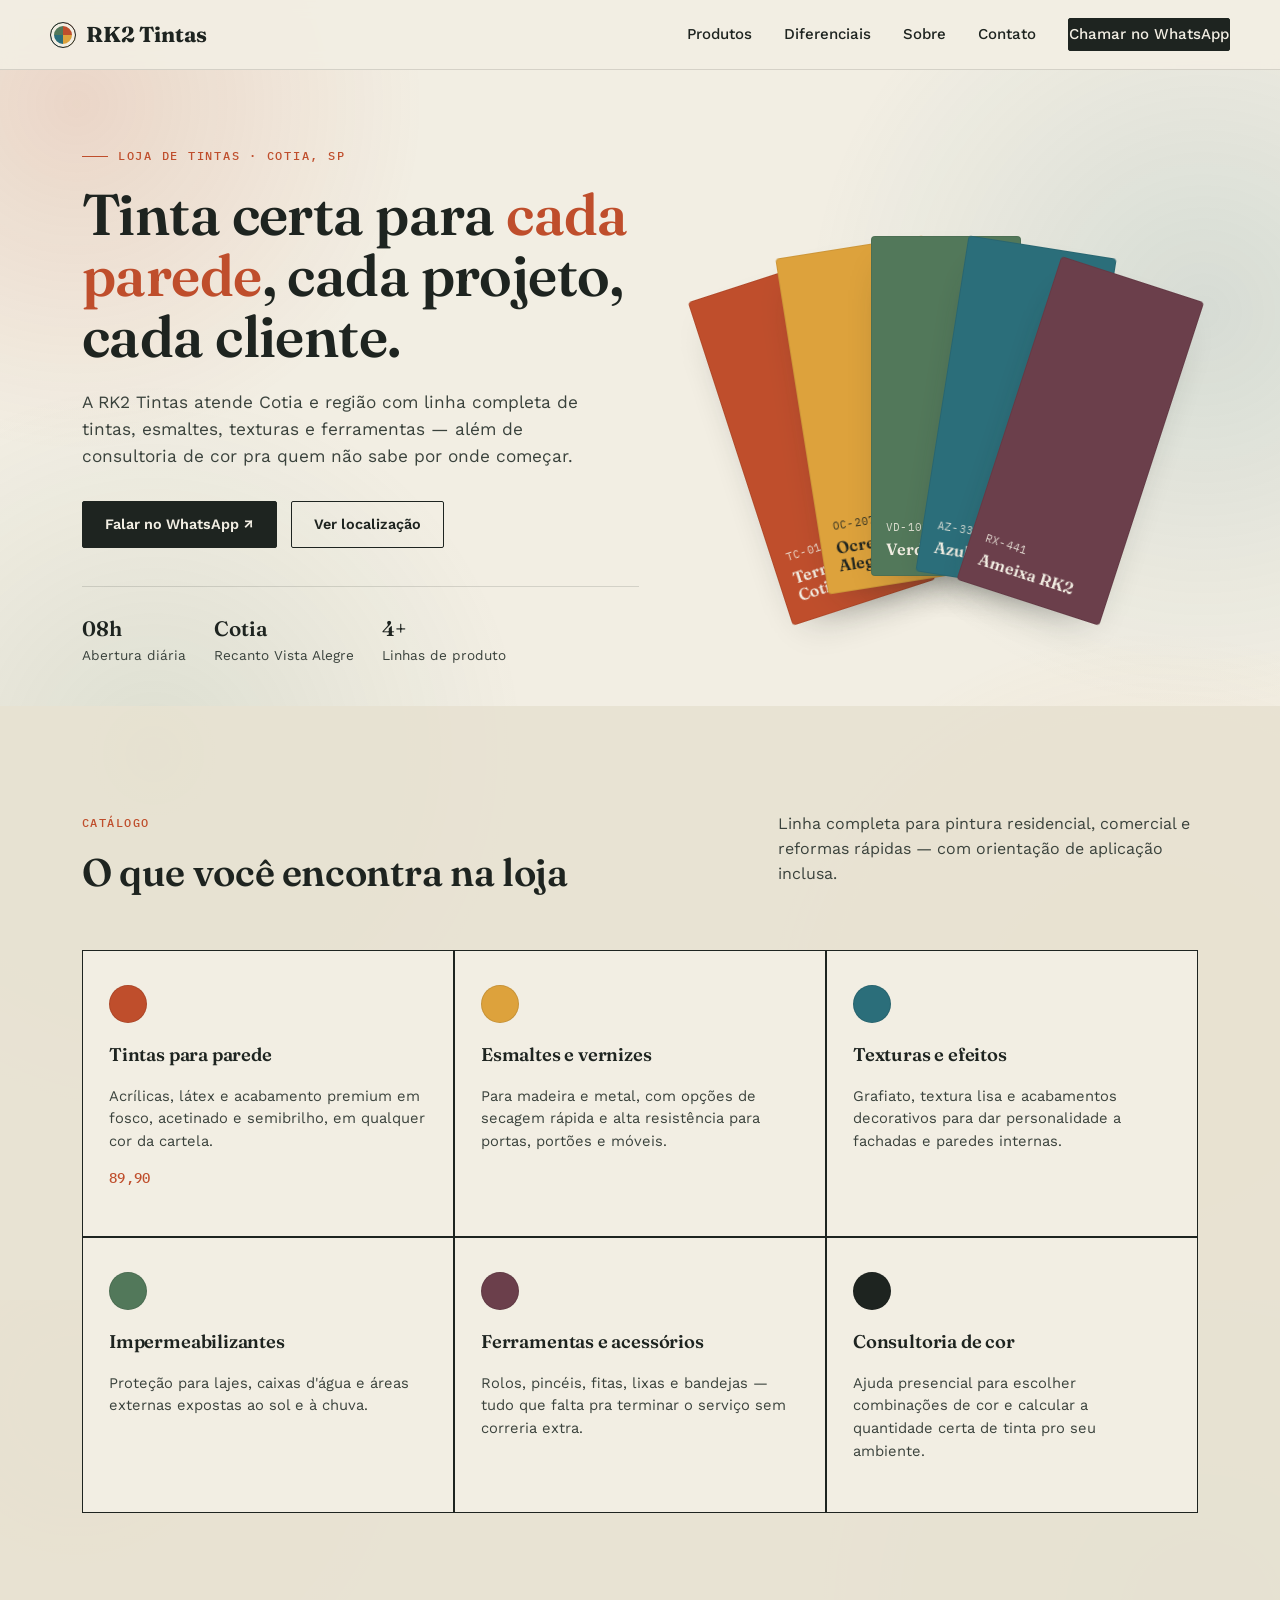
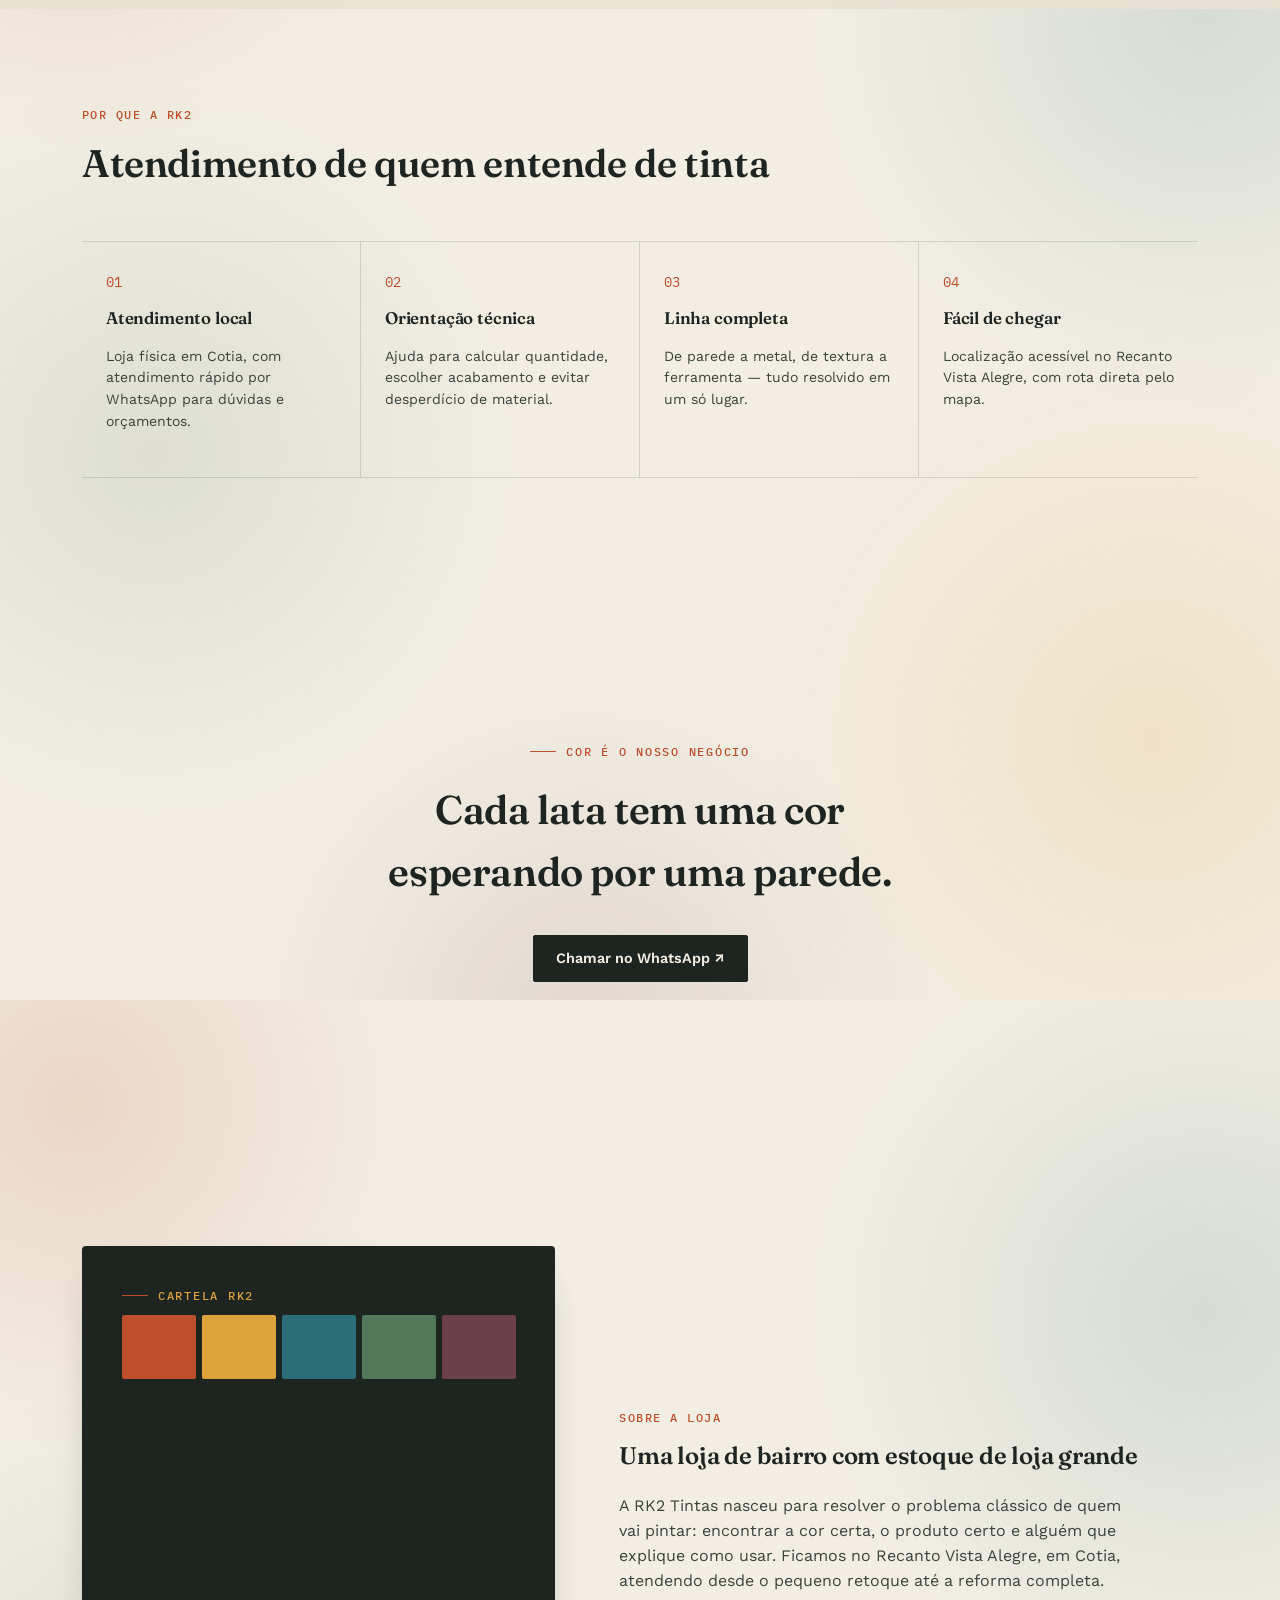
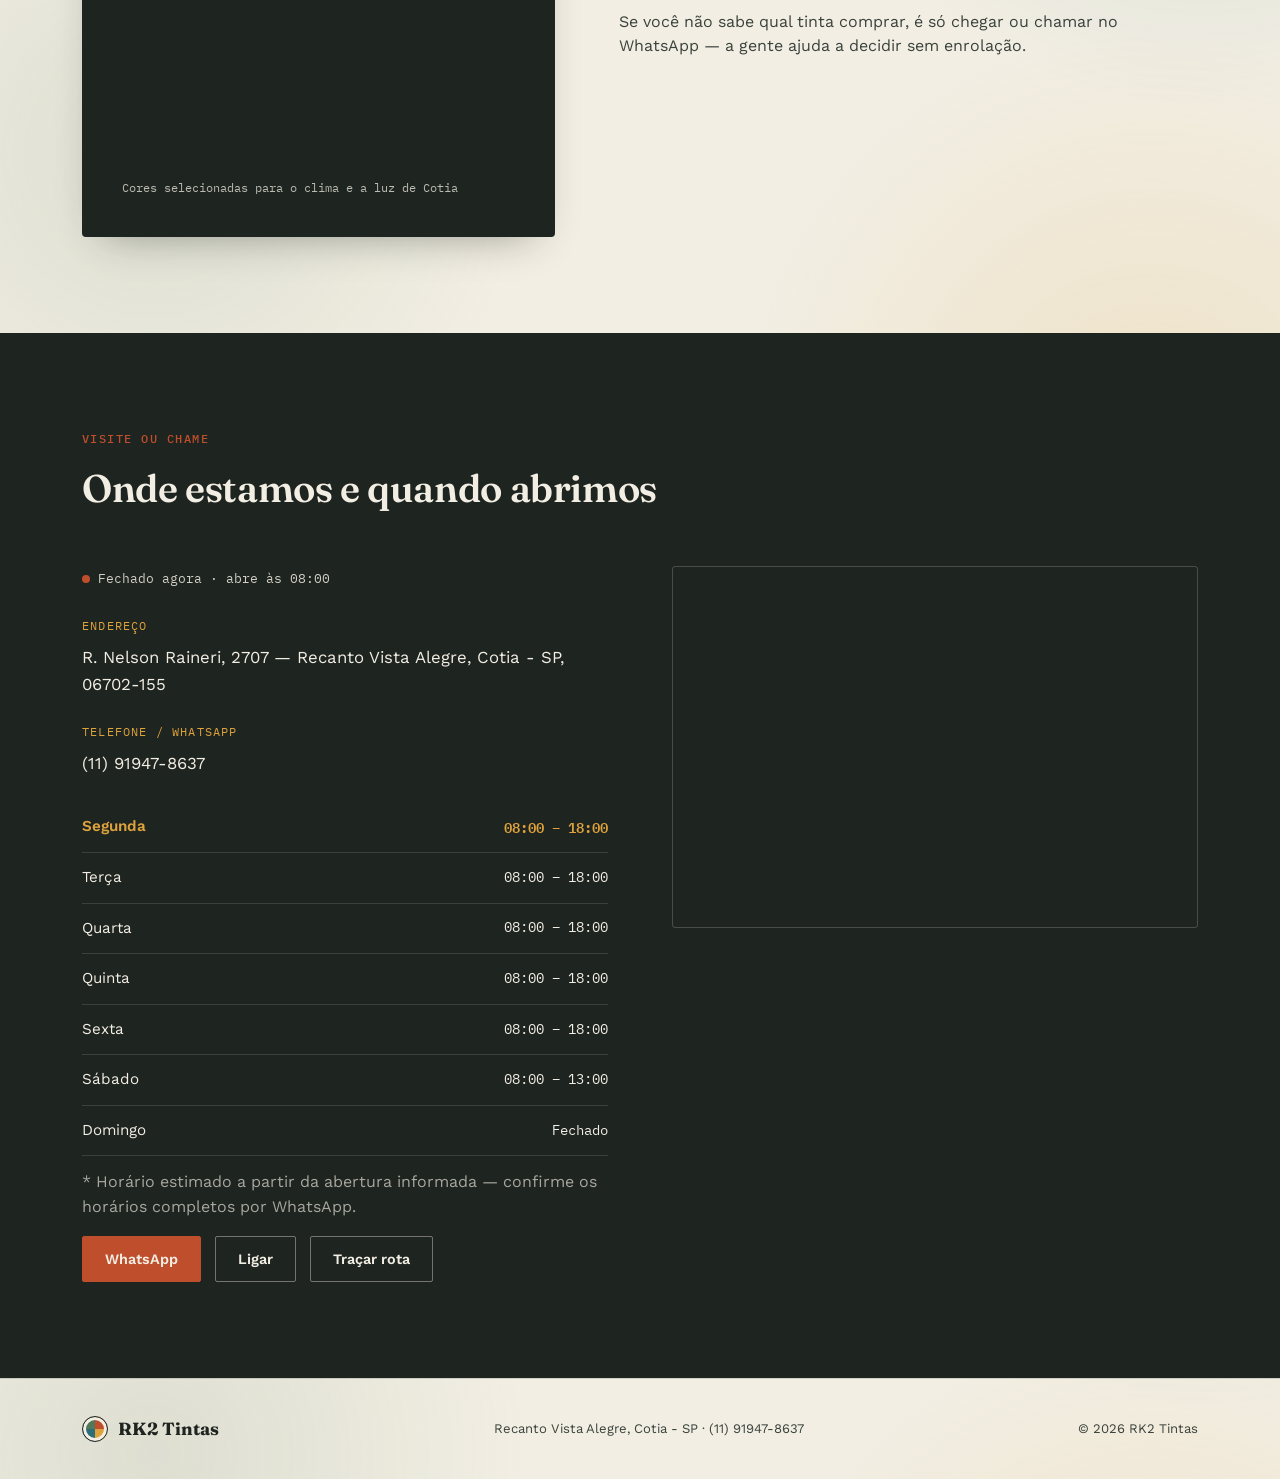
<file: index.html>
<!DOCTYPE html>
<html lang="pt-BR">
<head>
<meta charset="UTF-8">
<meta name="viewport" content="width=device-width, initial-scale=1.0">
<title>RK2 Tintas — Loja de Tintas em Cotia, SP</title>
<meta name="description" content="RK2 Tintas: tintas, esmaltes, texturas e ferramentas para pintura em Cotia, SP. Atendimento rápido, entrega local e consultoria de cor.">
<link rel="preconnect" href="https://fonts.googleapis.com">
<link rel="preconnect" href="https://fonts.gstatic.com" crossorigin>
<link href="https://fonts.googleapis.com/css2?family=Fraunces:opsz,wght@9..144,400;9..144,500;9..144,600;9..144,700;9..144,900&family=Work+Sans:wght@400;500;600;700&family=IBM+Plex+Mono:wght@400;500&display=swap" rel="stylesheet">
<link rel="stylesheet" href="style.css">
</head>
<body>
<div class="scroll-progress" id="scrollProgress" aria-hidden="true"></div>

<header>
  <div class="wrap nav">
    <a href="#top" class="logo"><span class="chip-mark" aria-hidden="true"></span> RK2 Tintas</a>
    <button class="menu-toggle" id="menuToggle" aria-label="Abrir menu" aria-expanded="false">
      <span></span><span></span><span></span>
    </button>
    <nav class="links" id="navLinks">
      <a href="#produtos">Produtos</a>
      <a href="#diferenciais">Diferenciais</a>
      <a href="#sobre">Sobre</a>
      <a href="#contato">Contato</a>
      <a href="https://wa.me/5511919478637" class="cta-btn" target="_blank" rel="noopener">Chamar no WhatsApp</a>
    </nav>
  </div>
</header>

<main id="top">
  <!-- HERO -->
  <section class="hero wrap">
    <div>
      <span class="eyebrow hero-in" style="--d:0s">Loja de tintas · Cotia, SP</span>
      <h1 class="hero-in" style="--d:0.1s">Tinta certa para <em>cada parede</em>, cada projeto, cada cliente.</h1>
      <p class="lead hero-in" style="--d:0.22s">A RK2 Tintas atende Cotia e região com linha completa de tintas, esmaltes, texturas e ferramentas — além de consultoria de cor pra quem não sabe por onde começar.</p>
      <div class="hero-actions hero-in" style="--d:0.34s">
        <a href="https://wa.me/5511919478637" class="cta-btn" target="_blank" rel="noopener">Falar no WhatsApp ↗</a>
        <a href="#contato" class="btn-outline">Ver localização</a>
      </div>
      <div class="hero-meta hero-in" style="--d:0.44s">
        <div><strong>08h</strong>Abertura diária</div>
        <div><strong>Cotia</strong>Recanto Vista Alegre</div>
        <div><strong>4+</strong>Linhas de produto</div>
      </div>
    </div>
    <div class="chip-fan" aria-hidden="true">
      <div class="chip"><span class="code mono">TC-014</span><span class="name">Terracota Cotia</span></div>
      <div class="chip"><span class="code mono">OC-207</span><span class="name">Ocre Vista Alegre</span></div>
      <div class="chip"><span class="code mono">VD-102</span><span class="name">Verde Recanto</span></div>
      <div class="chip"><span class="code mono">AZ-330</span><span class="name">Azul Serra</span></div>
      <div class="chip"><span class="code mono">RX-441</span><span class="name">Ameixa RK2</span></div>
    </div>
  </section>

  <!-- PRODUTOS -->
  <section class="products" id="produtos">
    <div class="wrap">
      <div class="section-head" data-animate>
        <div>
          <span class="section-num">Catálogo</span>
          <h2>O que você encontra na loja</h2>
        </div>
        <p>Linha completa para pintura residencial, comercial e reformas rápidas — com orientação de aplicação inclusa.</p>
      </div>
      <div class="product-grid" id="productGrid"></div>
    </div>
  </section>

  <!-- DIFERENCIAIS -->
  <section id="diferenciais">
    <div class="wrap">
      <div class="section-head" data-animate>
        <div>
          <span class="section-num">Por que a RK2</span>
          <h2>Atendimento de quem entende de tinta</h2>
        </div>
      </div>
      <div class="diff-list">
        <div class="diff-item" data-animate style="--d:0s">
          <span class="num mono">01</span>
          <h3>Atendimento local</h3>
          <p>Loja física em Cotia, com atendimento rápido por WhatsApp para dúvidas e orçamentos.</p>
        </div>
        <div class="diff-item" data-animate style="--d:0.1s">
          <span class="num mono">02</span>
          <h3>Orientação técnica</h3>
          <p>Ajuda para calcular quantidade, escolher acabamento e evitar desperdício de material.</p>
        </div>
        <div class="diff-item" data-animate style="--d:0.2s">
          <span class="num mono">03</span>
          <h3>Linha completa</h3>
          <p>De parede a metal, de textura a ferramenta — tudo resolvido em um só lugar.</p>
        </div>
        <div class="diff-item" data-animate style="--d:0.3s">
          <span class="num mono">04</span>
          <h3>Fácil de chegar</h3>
          <p>Localização acessível no Recanto Vista Alegre, com rota direta pelo mapa.</p>
        </div>
      </div>
    </div>
  </section>

  <!-- CTA -->
  <section class="cta-band">
    <div class="wrap cta-band-inner" data-animate>
      <span class="eyebrow" style="justify-content:center;">Cor é o nosso negócio</span>
      <h2>Cada lata tem uma cor esperando por uma parede.</h2>
      <a href="https://wa.me/5511919478637" class="cta-btn" target="_blank" rel="noopener">Chamar no WhatsApp ↗</a>
    </div>
  </section>

  <!-- SOBRE -->
  <section id="sobre">
    <div class="wrap about">
      <div class="about-visual" data-animate>
        <div class="can">
          <span class="eyebrow" style="color:var(--ochre); margin-bottom:0;">Cartela RK2</span>
          <div class="bars">
            <span></span><span></span><span></span><span></span><span></span>
          </div>
        </div>
        <span class="caption">Cores selecionadas para o clima e a luz de Cotia</span>
      </div>
      <div data-animate style="--d:0.15s">
        <span class="section-num">Sobre a loja</span>
        <h2>Uma loja de bairro com estoque de loja grande</h2>
        <p>A RK2 Tintas nasceu para resolver o problema clássico de quem vai pintar: encontrar a cor certa, o produto certo e alguém que explique como usar. Ficamos no Recanto Vista Alegre, em Cotia, atendendo desde o pequeno retoque até a reforma completa.</p>
        <p>Se você não sabe qual tinta comprar, é só chegar ou chamar no WhatsApp — a gente ajuda a decidir sem enrolação.</p>
      </div>
    </div>
  </section>

  <!-- CONTATO -->
  <section class="contact" id="contato">
    <div class="wrap">
      <div class="section-head" data-animate>
        <div>
          <span class="section-num">Visite ou chame</span>
          <h2>Onde estamos e quando abrimos</h2>
        </div>
      </div>
      <div class="contact-grid">
        <div data-animate>
          <div class="status-pill"><span class="status-dot"></span> Fechado agora · abre às 08:00</div>

          <div class="info-block">
            <span class="label">Endereço</span>
            <span class="value">R. Nelson Raineri, 2707 — Recanto Vista Alegre, Cotia - SP, 06702-155</span>
          </div>
          <div class="info-block">
            <span class="label">Telefone / WhatsApp</span>
            <span class="value">(11) 91947-8637</span>
          </div>

          <table class="hours-table" aria-label="Horário de funcionamento">
            <tr class="today"><td>Segunda</td><td>08:00 – 18:00</td></tr>
            <tr><td>Terça</td><td>08:00 – 18:00</td></tr>
            <tr><td>Quarta</td><td>08:00 – 18:00</td></tr>
            <tr><td>Quinta</td><td>08:00 – 18:00</td></tr>
            <tr><td>Sexta</td><td>08:00 – 18:00</td></tr>
            <tr><td>Sábado</td><td>08:00 – 13:00</td></tr>
            <tr><td>Domingo</td><td>Fechado</td></tr>
          </table>
          <p class="fine" style="margin-top:14px; opacity:0.65;">* Horário estimado a partir da abertura informada — confirme os horários completos por WhatsApp.</p>

          <div class="contact-actions">
            <a href="https://wa.me/5511919478637" class="cta-btn" target="_blank" rel="noopener">WhatsApp</a>
            <a href="tel:+5511919478637" class="btn-outline">Ligar</a>
            <a href="https://www.google.com/maps/dir/?api=1&destination=R.+Nelson+Raineri,+2707,+Cotia,+SP" class="btn-outline" target="_blank" rel="noopener">Traçar rota</a>
          </div>
        </div>

        <div class="map-frame" data-animate style="--d:0.15s">
          <iframe
            src="https://www.google.com/maps?q=R.+Nelson+Raineri,+2707,+Recanto+Vista+Alegre,+Cotia+-+SP,+06702-155&output=embed"
            loading="lazy"
            referrerpolicy="no-referrer-when-downgrade"
            title="Mapa da RK2 Tintas em Cotia, SP">
          </iframe>
        </div>
      </div>
    </div>
  </section>
</main>

<footer>
  <div class="wrap footer-row">
    <a href="#top" class="logo"><span class="chip-mark" aria-hidden="true"></span> RK2 Tintas</a>
    <span class="fine">Recanto Vista Alegre, Cotia - SP · (11) 91947-8637</span>
    <span class="fine">© <span id="year"></span> RK2 Tintas</span>
  </div>
</footer>

<script src="products-data.js"></script>
<script src="main.js"></script>

</body>
</html>
</file>
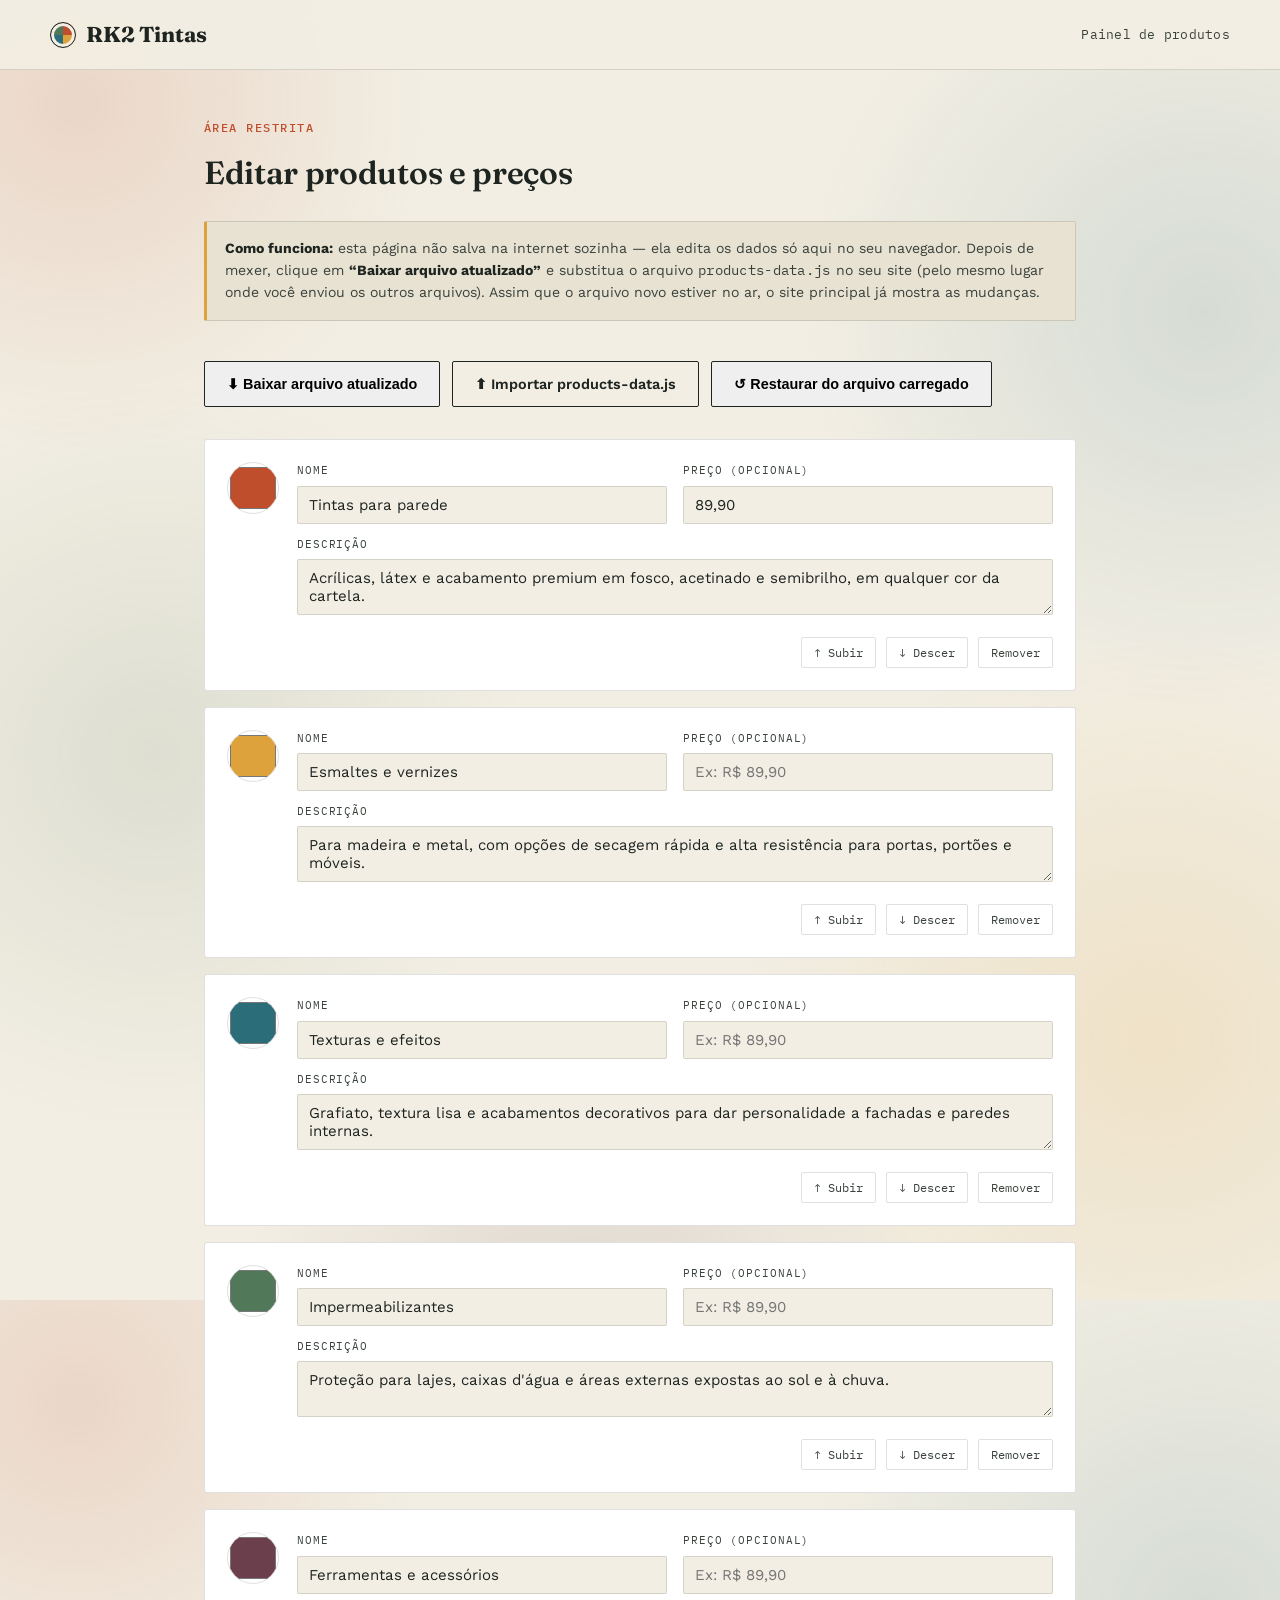
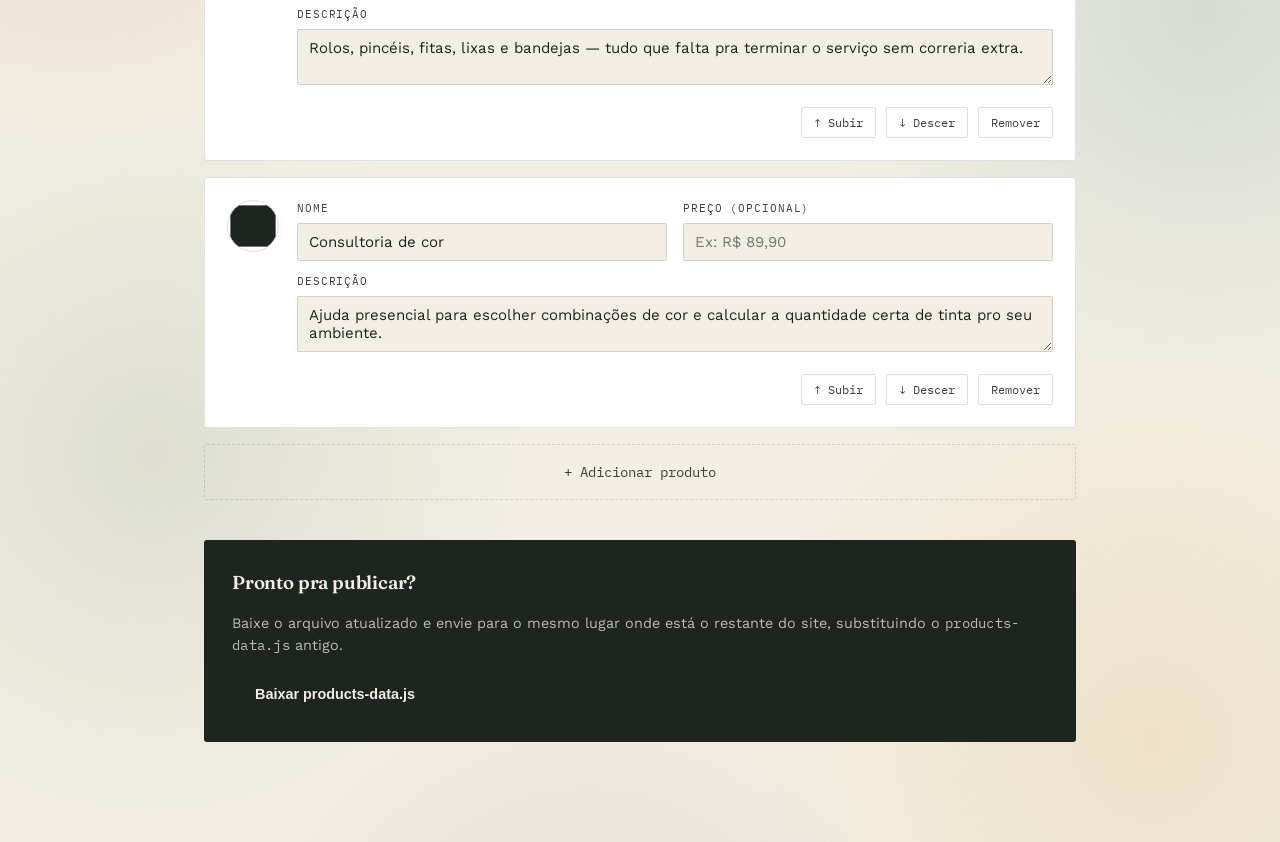
<file: admin.html>
<!DOCTYPE html>
<html lang="pt-BR">
<head>
<meta charset="UTF-8">
<meta name="viewport" content="width=device-width, initial-scale=1.0">
<meta name="robots" content="noindex, nofollow">
<title>Admin · Produtos — RK2 Tintas</title>
<link rel="preconnect" href="https://fonts.googleapis.com">
<link rel="preconnect" href="https://fonts.gstatic.com" crossorigin>
<link href="https://fonts.googleapis.com/css2?family=Fraunces:opsz,wght@9..144,400;9..144,500;9..144,600;9..144,700;9..144,900&family=Work+Sans:wght@400;500;600;700&family=IBM+Plex+Mono:wght@400;500&display=swap" rel="stylesheet">
<link rel="stylesheet" href="style.css">
<link rel="stylesheet" href="admin.css">
</head>
<body>

<header>
  <div class="wrap nav">
    <a href="index.html" class="logo"><span class="chip-mark" aria-hidden="true"></span> RK2 Tintas</a>
    <span class="mono" style="font-size:0.8rem; color:var(--ink-soft);">Painel de produtos</span>
  </div>
</header>

<main class="admin-shell">
  <div class="admin-header">
    <div>
      <span class="section-num">Área restrita</span>
      <h1 style="font-size:2rem;">Editar produtos e preços</h1>
    </div>
  </div>

  <div class="admin-note">
    <strong>Como funciona:</strong> esta página não salva na internet sozinha — ela edita os dados
    só aqui no seu navegador. Depois de mexer, clique em <strong>“Baixar arquivo atualizado”</strong>
    e substitua o arquivo <code class="mono">products-data.js</code> no seu site (pelo mesmo lugar
    onde você enviou os outros arquivos). Assim que o arquivo novo estiver no ar, o site
    principal já mostra as mudanças.
  </div>

  <div class="admin-toolbar">
    <button class="btn-outline" id="downloadBtn" type="button">⬇ Baixar arquivo atualizado</button>
    <label class="btn-outline" for="importInput">⬆ Importar products-data.js
      <input type="file" id="importInput" accept=".js" style="display:none;">
    </label>
    <button class="btn-outline" id="resetBtn" type="button">↺ Restaurar do arquivo carregado</button>
  </div>

  <div id="productList"></div>

  <button class="add-product-btn" id="addBtn" type="button">+ Adicionar produto</button>

  <div class="export-box">
    <h3>Pronto pra publicar?</h3>
    <p>Baixe o arquivo atualizado e envie para o mesmo lugar onde está o restante do site, substituindo o <span class="mono">products-data.js</span> antigo.</p>
    <button class="cta-btn" id="downloadBtn2" type="button">Baixar products-data.js</button>
  </div>
</main>

<div class="toast" id="toast"></div>

<script src="products-data.js"></script>
<script src="admin.js"></script>
</body>
</html>
</file>
<file: style.css>
:root{
    --ink:#1E2420;
    --ink-soft:#3A423C;
    --paper:#F2EEE3;
    --paper-dim:#E8E2D2;
    --terracotta:#BF4E2C;
    --ochre:#DDA23C;
    --teal:#2B6E7A;
    --green:#52785A;
    --plum:#6B3F4B;
    --line: rgba(30,36,32,0.14);
    --radius: 3px;
    --shadow: 0 18px 40px -22px rgba(30,36,32,0.45);
  }

  *{box-sizing:border-box;}
  html{scroll-behavior:smooth;}
  body{
    margin:0;
    background:
      radial-gradient(560px 560px at 6% 8%, rgba(191,78,44,0.15), transparent 62%),
      radial-gradient(640px 640px at 94% 24%, rgba(43,110,122,0.14), transparent 62%),
      radial-gradient(600px 600px at 12% 58%, rgba(82,120,90,0.13), transparent 62%),
      radial-gradient(660px 660px at 90% 80%, rgba(221,162,60,0.17), transparent 62%),
      radial-gradient(560px 560px at 46% 102%, rgba(107,63,75,0.13), transparent 62%),
      var(--paper);
    background-repeat:repeat-y;
    background-size:100% 1300px;
    color:var(--ink);
    font-family:'Work Sans', sans-serif;
    font-size:16px;
    line-height:1.55;
    -webkit-font-smoothing:antialiased;
  }
  h1,h2,h3,.display{
    font-family:'Fraunces', serif;
    font-weight:600;
    letter-spacing:-0.01em;
    margin:0;
  }
  .mono{
    font-family:'IBM Plex Mono', monospace;
    letter-spacing:0.02em;
  }
  a{color:inherit; text-decoration:none;}
  img{max-width:100%; display:block;}
  .wrap{
    max-width:1180px;
    margin:0 auto;
    padding:0 32px;
  }
  section{padding:96px 0;}
  @media (max-width:720px){
    section{padding:64px 0;}
    .wrap{padding:0 20px;}
  }

  /* Focus visibility */
  a:focus-visible, button:focus-visible{
    outline:2px solid var(--terracotta);
    outline-offset:3px;
  }
  @media (prefers-reduced-motion: reduce){
    *{animation-duration:0.01ms !important; transition-duration:0.01ms !important;}
    html{scroll-behavior:auto;}
    [data-animate]{opacity:1 !important; transform:none !important;}
  }

  /* ---------- SCROLL-REVEAL ---------- */
  [data-animate]{
    opacity:0;
    transform:translateY(28px);
    transition:opacity 0.7s cubic-bezier(.2,.7,.2,1), transform 0.7s cubic-bezier(.2,.7,.2,1);
    transition-delay:var(--d, 0s);
  }
  [data-animate].in-view{opacity:1; transform:translateY(0);}

  /* ---------- KEYFRAMES ---------- */
  @keyframes fadeSlideDown{
    from{opacity:0; transform:translateY(-14px);}
    to{opacity:1; transform:translateY(0);}
  }
  @keyframes pulseDot{
    0%{box-shadow:0 0 0 0 rgba(191,78,44,0.55);}
    70%{box-shadow:0 0 0 9px rgba(191,78,44,0);}
    100%{box-shadow:0 0 0 0 rgba(191,78,44,0);}
  }
  @keyframes barsRise{
    from{ transform:scaleY(0); }
    to{ transform:scaleY(1); }
  }
  @keyframes chipDropIn{
    from{ opacity:0; transform:var(--rot) translateY(-60px) var(--tx, translateX(0)); }
    to{ opacity:1; transform:var(--rot) var(--tx, translateX(0)); }
  }
  @keyframes heroIn{
    from{ opacity:0; transform:translateY(18px); }
    to{ opacity:1; transform:translateY(0); }
  }
  .hero-in{
    opacity:0;
    animation:heroIn 0.7s cubic-bezier(.2,.8,.2,1) forwards;
    animation-delay:var(--d, 0s);
  }

  /* ---------- HEADER ---------- */
  .scroll-progress{
    position:fixed; top:0; left:0; height:3px;
    background:var(--terracotta);
    width:0%;
    z-index:100;
    transition:width 0.1s linear;
  }
  header{
    position:sticky; top:0; z-index:50;
    background:rgba(242,238,227,0.92);
    backdrop-filter:blur(8px);
    border-bottom:1px solid var(--line);
    animation:fadeSlideDown 0.6s ease;
  }
  .nav{
    display:flex; align-items:center; justify-content:space-between;
    padding:18px 0;
  }
  .logo{
    display:flex; align-items:center; gap:10px;
    font-family:'Fraunces', serif;
    font-weight:700;
    font-size:1.35rem;
  }
  .logo .chip-mark{
    width:26px; height:26px; border-radius:50%;
    background:conic-gradient(var(--terracotta) 0 25%, var(--ochre) 25% 50%, var(--teal) 50% 75%, var(--green) 75% 100%);
    box-shadow: inset 0 0 0 3px var(--paper);
    border:1.5px solid var(--ink);
  }
  nav.links{display:flex; gap:32px; align-items:center;}
  nav.links a{
    font-size:0.94rem; font-weight:500;
    position:relative;
    padding:4px 0;
  }
  nav.links a::after{
    content:"";
    position:absolute; left:0; bottom:-2px;
    width:0; height:2px; background:var(--terracotta);
    transition:width 0.25s ease;
  }
  nav.links a:hover::after{width:100%;}
  .cta-btn{
    background:var(--ink);
    color:var(--paper) !important;
    padding:11px 22px;
    border-radius:2px;
    font-weight:600;
    font-size:0.9rem;
    display:inline-flex; align-items:center; gap:8px;
    transition:background 0.2s ease, transform 0.2s ease;
    border:1px solid var(--ink);
  }
  .cta-btn:hover{background:var(--terracotta); border-color:var(--terracotta); transform:translateY(-1px);}
  .menu-toggle{display:none; background:none; border:none; cursor:pointer; padding:8px;}
  .menu-toggle span{display:block; width:24px; height:2px; background:var(--ink); margin:5px 0;}

  @media (max-width:860px){
    nav.links{
      position:fixed; top:64px; left:0; right:0;
      background:var(--paper);
      flex-direction:column; align-items:flex-start;
      padding:24px 20px; gap:20px;
      border-bottom:1px solid var(--line);
      transform:translateY(-140%);
      transition:transform 0.3s ease;
    }
    nav.links.open{transform:translateY(0);}
    .menu-toggle{display:block;}
    .nav .cta-btn.desktop-only{display:none;}
  }

  /* ---------- HERO ---------- */
  .hero{
    padding-top:76px;
    padding-bottom:40px;
    display:grid;
    grid-template-columns:1.05fr 0.95fr;
    gap:56px;
    align-items:center;
  }
  @media (max-width:900px){
    .hero{grid-template-columns:1fr; padding-top:48px;}
  }

  /* ---------- FAIXA CTA ---------- */
  .cta-band-inner{
    padding:72px 32px;
    text-align:center;
    display:flex; flex-direction:column; align-items:center;
  }
  .cta-band-inner h2{
    color:var(--ink);
    font-size:clamp(1.7rem, 3.4vw, 2.5rem);
    max-width:22ch;
    margin-bottom:32px;
  }
  @media (max-width:720px){
    .cta-band-inner{padding:52px 20px;}
  }

  .eyebrow{
    font-family:'IBM Plex Mono', monospace;
    font-size:0.78rem;
    text-transform:uppercase;
    letter-spacing:0.14em;
    color:var(--terracotta);
    font-weight:500;
    display:flex; align-items:center; gap:10px;
    margin-bottom:18px;
  }
  .eyebrow::before{
    content:""; width:26px; height:1px; background:var(--terracotta);
  }
  .hero h1{
    font-size:clamp(2.4rem, 4.6vw, 3.6rem);
    line-height:1.06;
    margin-bottom:22px;
  }
  .hero h1 em{
    font-style:normal;
    color:var(--terracotta);
  }
  .hero p.lead{
    font-size:1.08rem;
    color:var(--ink-soft);
    max-width:46ch;
    margin-bottom:32px;
  }
  .hero-actions{
    display:flex; gap:14px; flex-wrap:wrap;
    margin-bottom:38px;
  }
  .btn-outline{
    padding:11px 22px;
    border:1.5px solid var(--ink);
    border-radius:2px;
    font-weight:600;
    font-size:0.9rem;
    display:inline-flex; align-items:center; gap:8px;
    transition:all 0.2s ease;
  }
  .btn-outline:hover{background:var(--ink); color:var(--paper);}

  .hero-meta{
    display:flex; gap:28px; flex-wrap:wrap;
    padding-top:26px;
    border-top:1px solid var(--line);
  }
  .hero-meta div{font-size:0.85rem; color:var(--ink-soft);}
  .hero-meta strong{
    display:block; font-family:'Fraunces', serif; font-size:1.3rem; color:var(--ink); font-weight:600;
  }

  /* Fanned paint chips — signature element */
  .chip-fan{
    position:relative;
    height:440px;
    display:flex; align-items:center; justify-content:center;
  }
  .chip{
    --tx:translateX(0);
    --rot:rotate(0deg);
    position:absolute;
    width:150px; height:340px;
    border-radius:4px;
    box-shadow:var(--shadow);
    display:flex; flex-direction:column; justify-content:flex-end;
    padding:16px 14px;
    color:var(--paper);
    transform-origin:bottom center;
    transition:transform 0.45s cubic-bezier(.2,.8,.2,1), box-shadow 0.3s ease;
    cursor:default;
    border:1px solid rgba(0,0,0,0.08);
    opacity:0;
    animation:chipDropIn 0.7s cubic-bezier(.2,.8,.2,1) forwards;
  }
  .chip .code{font-size:0.68rem; opacity:0.85; margin-bottom:4px;}
  .chip .name{font-family:'Fraunces', serif; font-weight:600; font-size:1.02rem; line-height:1.15;}
  .chip:nth-child(1){background:var(--terracotta); --rot:rotate(-18deg); --tx:translateX(-86px); transform:rotate(-18deg) translateX(-86px); animation-delay:0.05s;}
  .chip:nth-child(2){background:var(--ochre); color:var(--ink); --rot:rotate(-9deg); --tx:translateX(-44px); transform:rotate(-9deg) translateX(-44px); animation-delay:0.15s;}
  .chip:nth-child(3){background:var(--green); --rot:rotate(0deg); transform:rotate(0deg); animation-delay:0.25s;}
  .chip:nth-child(4){background:var(--teal); --rot:rotate(9deg); --tx:translateX(44px); transform:rotate(9deg) translateX(44px); animation-delay:0.35s;}
  .chip:nth-child(5){background:var(--plum); --rot:rotate(18deg); --tx:translateX(86px); transform:rotate(18deg) translateX(86px); animation-delay:0.45s;}
  @keyframes chipFloat{
    0%, 100%{ transform:var(--rot) var(--tx) translateY(0); }
    50%{ transform:var(--rot) var(--tx) translateY(-8px); }
  }
  .chip-fan:not(:hover) .chip:nth-child(1){animation:chipDropIn 0.7s cubic-bezier(.2,.8,.2,1) forwards 0.05s, chipFloat 5s ease-in-out infinite 0.75s;}
  .chip-fan:not(:hover) .chip:nth-child(2){animation:chipDropIn 0.7s cubic-bezier(.2,.8,.2,1) forwards 0.15s, chipFloat 5s ease-in-out infinite 0.9s;}
  .chip-fan:not(:hover) .chip:nth-child(3){animation:chipDropIn 0.7s cubic-bezier(.2,.8,.2,1) forwards 0.25s, chipFloat 5s ease-in-out infinite 1.05s;}
  .chip-fan:not(:hover) .chip:nth-child(4){animation:chipDropIn 0.7s cubic-bezier(.2,.8,.2,1) forwards 0.35s, chipFloat 5s ease-in-out infinite 1.2s;}
  .chip-fan:not(:hover) .chip:nth-child(5){animation:chipDropIn 0.7s cubic-bezier(.2,.8,.2,1) forwards 0.45s, chipFloat 5s ease-in-out infinite 1.35s;}
  .chip-fan:hover .chip{animation:none;}
  .chip-fan:hover .chip:nth-child(1){transform:rotate(-26deg) translateX(-130px) translateY(-14px);}
  .chip-fan:hover .chip:nth-child(2){transform:rotate(-13deg) translateX(-66px) translateY(-6px);}
  .chip-fan:hover .chip:nth-child(3){transform:rotate(0deg) translateY(-18px);}
  .chip-fan:hover .chip:nth-child(4){transform:rotate(13deg) translateX(66px) translateY(-6px);}
  .chip-fan:hover .chip:nth-child(5){transform:rotate(26deg) translateX(130px) translateY(-14px);}
  .chip:hover{z-index:10; box-shadow:0 24px 48px -18px rgba(30,36,32,0.55);}

  @media (max-width:900px){
    .chip-fan{height:320px; margin-top:12px;}
    .chip{width:110px; height:250px; padding:12px 10px;}
    .chip .name{font-size:0.85rem;}
  }

  /* ---------- SECTION HEADERS ---------- */
  .section-head{
    display:flex; justify-content:space-between; align-items:flex-end;
    gap:24px; margin-bottom:48px;
    flex-wrap:wrap;
  }
  .section-head h2{font-size:clamp(1.8rem, 3vw, 2.4rem);}
  .section-head p{color:var(--ink-soft); max-width:42ch; margin-top:10px;}
  .section-num{
    font-family:'IBM Plex Mono', monospace;
    font-size:0.78rem; color:var(--terracotta); font-weight:500;
    letter-spacing:0.12em; text-transform:uppercase;
    display:block; margin-bottom:10px;
  }

  /* ---------- PRODUTOS ---------- */
  .products{background:rgba(232,226,210,0.92);}
  .product-grid{
    display:grid;
    grid-template-columns:repeat(3, 1fr);
    gap:2px;
    background:var(--ink);
    border:1px solid var(--ink);
  }
  @media (max-width:860px){ .product-grid{grid-template-columns:1fr 1fr;} }
  @media (max-width:560px){ .product-grid{grid-template-columns:1fr;} }
  .product-card{
    background:var(--paper);
    padding:34px 26px;
    transition:background 0.25s ease, transform 0.3s ease;
  }
  .product-card:hover{background:#fff; transform:translateY(-5px);}
  .swatch{
    width:38px; height:38px; border-radius:50%;
    margin-bottom:18px;
    border:1px solid rgba(0,0,0,0.1);
    transition:transform 0.35s cubic-bezier(.2,.8,.2,1);
  }
  .product-card:hover .swatch{transform:scale(1.18) rotate(-8deg);}
  .product-card h3{font-size:1.15rem; margin-bottom:8px;}
  .product-card p{color:var(--ink-soft); font-size:0.92rem;}
  .product-card .price{
    color:var(--terracotta); font-size:0.85rem; font-weight:500;
    margin-top:10px;
  }

  /* ---------- DIFERENCIAIS ---------- */
  .diff-list{
    display:grid;
    grid-template-columns:repeat(4, 1fr);
    gap:0;
    border-top:1px solid var(--line);
  }
  @media (max-width:860px){ .diff-list{grid-template-columns:1fr 1fr;} }
  @media (max-width:560px){ .diff-list{grid-template-columns:1fr;} }
  .diff-item{
    padding:30px 24px;
    border-right:1px solid var(--line);
    border-bottom:1px solid var(--line);
    position:relative;
    overflow:hidden;
    transition:padding-left 0.3s ease;
  }
  .diff-item::before{
    content:"";
    position:absolute; left:0; top:0; bottom:0;
    width:3px; background:var(--terracotta);
    transform:scaleY(0); transform-origin:top;
    transition:transform 0.35s cubic-bezier(.2,.8,.2,1);
  }
  .diff-item:hover{padding-left:32px;}
  .diff-item:hover::before{transform:scaleY(1);}
  .diff-item:last-child{border-right:none;}
  .diff-item .num{
    font-family:'IBM Plex Mono', monospace;
    color:var(--terracotta); font-size:0.85rem; margin-bottom:12px; display:block;
    transition:transform 0.3s ease;
  }
  .diff-item:hover .num{transform:translateX(2px);}
  .diff-item h3{font-size:1.05rem; margin-bottom:8px;}
  .diff-item p{color:var(--ink-soft); font-size:0.88rem;}

  /* ---------- SOBRE ---------- */
  .about{
    display:grid; grid-template-columns:0.9fr 1.1fr; gap:64px; align-items:center;
  }
  @media (max-width:900px){ .about{grid-template-columns:1fr; gap:36px;} }
  .about-visual{
    background:var(--ink);
    border-radius:4px;
    padding:40px;
    aspect-ratio:4/5;
    display:flex; flex-direction:column; justify-content:space-between;
    color:var(--paper);
    box-shadow:var(--shadow);
  }
  .about-visual .can{
    width:100%;
    display:flex; flex-direction:column; align-items:flex-start; gap:10px;
  }
  .about-visual .bars{display:flex; gap:6px; width:100%;}
  .about-visual .bars span{
    height:64px; flex:1; border-radius:2px;
    transform-origin:bottom;
    transform:scaleY(0);
    transition:transform 0.2s ease;
  }
  .about-visual.in-view .bars span{animation:barsRise 0.6s cubic-bezier(.2,.8,.2,1) forwards;}
  .about-visual .bars span:nth-child(1){background:var(--terracotta); animation-delay:0.05s;}
  .about-visual .bars span:nth-child(2){background:var(--ochre); animation-delay:0.15s;}
  .about-visual .bars span:nth-child(3){background:var(--teal); animation-delay:0.25s;}
  .about-visual .bars span:nth-child(4){background:var(--green); animation-delay:0.35s;}
  .about-visual .bars span:nth-child(5){background:var(--plum); animation-delay:0.45s;}
  .about-visual .bars span:hover{transform:scaleY(1.12) !important;}
  .about-visual .caption{font-family:'IBM Plex Mono', monospace; font-size:0.78rem; opacity:0.75;}
  .about h2{margin-bottom:20px;}
  .about p{color:var(--ink-soft); margin-bottom:16px; max-width:52ch;}

  /* ---------- HORARIOS + CONTATO ---------- */
  .contact{background:var(--ink); color:var(--paper);}
  .contact .section-head p, .contact .eyebrow{color:rgba(242,238,227,0.7);}
  .contact-grid{
    display:grid; grid-template-columns:1fr 1fr; gap:64px;
  }
  @media (max-width:900px){ .contact-grid{grid-template-columns:1fr; gap:40px;} }
  .hours-table{width:100%; border-collapse:collapse;}
  .hours-table tr{border-bottom:1px solid rgba(242,238,227,0.14);}
  .hours-table td{padding:13px 0; font-size:0.95rem;}
  .hours-table td:last-child{text-align:right; font-family:'IBM Plex Mono', monospace; font-size:0.88rem;}
  .hours-table tr.today td{color:var(--ochre); font-weight:600;}
  .status-pill{
    display:inline-flex; align-items:center; gap:8px;
    font-family:'IBM Plex Mono', monospace; font-size:0.82rem;
    margin-bottom:28px; color:rgba(242,238,227,0.85);
  }
  .status-dot{width:8px; height:8px; border-radius:50%; background:var(--terracotta); animation:pulseDot 2.2s ease-out infinite;}

  .info-block{margin-bottom:26px;}
  .info-block .label{
    font-family:'IBM Plex Mono', monospace; font-size:0.74rem;
    text-transform:uppercase; letter-spacing:0.1em; color:var(--ochre);
    display:block; margin-bottom:8px;
  }
  .info-block .value{font-size:1.05rem;}
  .contact-actions{display:flex; gap:14px; flex-wrap:wrap; margin-top:8px;}
  .contact-actions .cta-btn{background:var(--terracotta); border-color:var(--terracotta);}
  .contact-actions .cta-btn:hover{background:var(--ochre); border-color:var(--ochre); color:var(--ink) !important;}
  .contact-actions .btn-outline{border-color:rgba(242,238,227,0.4); color:var(--paper);}
  .contact-actions .btn-outline:hover{background:var(--paper); color:var(--ink);}

  .map-frame{
    width:100%; aspect-ratio:16/11;
    border:1px solid rgba(242,238,227,0.2);
    border-radius:3px; overflow:hidden;
  }
  .map-frame iframe{width:100%; height:100%; border:0; filter:grayscale(0.15) contrast(1.05);}

  /* ---------- FOOTER ---------- */
  footer{padding:36px 0; border-top:1px solid var(--line);}
  .footer-row{
    display:flex; justify-content:space-between; align-items:center;
    flex-wrap:wrap; gap:16px;
  }
  .footer-row .logo{font-size:1.1rem;}
  footer .fine{font-size:0.82rem; color:var(--ink-soft);}
</file>
<file: admin.css>
/*
  RK2 TINTAS — estilos do painel admin (usa style.css como base)
*/

.admin-shell{
  max-width:920px;
  margin:0 auto;
  padding:48px 24px 100px;
}
.admin-header{
  display:flex; justify-content:space-between; align-items:center;
  gap:16px; margin-bottom:8px; flex-wrap:wrap;
}
.admin-note{
  background:var(--paper-dim);
  border:1px solid var(--line);
  border-left:3px solid var(--ochre);
  padding:16px 18px;
  font-size:0.88rem;
  color:var(--ink-soft);
  margin:24px 0 40px;
  border-radius:2px;
}
.admin-note strong{color:var(--ink);}

.admin-toolbar{
  display:flex; gap:12px; flex-wrap:wrap; margin-bottom:32px;
}
.admin-toolbar button, .admin-toolbar label{
  cursor:pointer;
}

.product-row{
  background:#fff;
  border:1px solid var(--line);
  border-radius:3px;
  padding:22px;
  margin-bottom:16px;
  display:grid;
  grid-template-columns:auto 1fr;
  gap:18px;
  transition:box-shadow 0.25s ease, transform 0.25s ease;
}
.product-row:hover{box-shadow:var(--shadow); transform:translateY(-2px);}
.product-row .swatch-col{
  display:flex; flex-direction:column; align-items:center; gap:10px;
}
.product-row input[type="color"]{
  width:52px; height:52px; border:1px solid var(--line);
  border-radius:50%; padding:0; cursor:pointer; background:none;
}
.product-row .fields{
  display:grid; grid-template-columns:1fr 1fr; gap:12px 16px;
}
.product-row .field-full{grid-column:1 / -1;}
.product-row label{
  display:block; font-family:'IBM Plex Mono', monospace; font-size:0.7rem;
  text-transform:uppercase; letter-spacing:0.08em; color:var(--ink-soft);
  margin-bottom:6px;
}
.product-row input[type="text"], .product-row textarea{
  width:100%;
  font-family:'Work Sans', sans-serif;
  font-size:0.94rem;
  padding:9px 11px;
  border:1px solid var(--line);
  border-radius:2px;
  background:var(--paper);
  color:var(--ink);
}
.product-row textarea{resize:vertical; min-height:44px;}
.product-row input:focus, .product-row textarea:focus{
  outline:2px solid var(--terracotta); outline-offset:1px;
}
.row-actions{
  grid-column:1 / -1;
  display:flex; justify-content:flex-end; gap:10px; margin-top:2px;
}
.row-actions button{
  font-family:'IBM Plex Mono', monospace; font-size:0.76rem;
  background:none; border:1px solid var(--line); color:var(--ink-soft);
  padding:7px 12px; border-radius:2px; cursor:pointer;
  transition:all 0.2s ease;
}
.row-actions button:hover{border-color:var(--ink); color:var(--ink);}
.row-actions button.danger:hover{border-color:var(--terracotta); color:var(--terracotta);}

.add-product-btn{
  width:100%;
  padding:18px;
  border:1.5px dashed var(--line);
  background:none;
  border-radius:3px;
  font-family:'IBM Plex Mono', monospace;
  font-size:0.85rem;
  color:var(--ink-soft);
  cursor:pointer;
  transition:all 0.2s ease;
  margin-bottom:40px;
}
.add-product-btn:hover{border-color:var(--terracotta); color:var(--terracotta);}

.export-box{
  background:var(--ink);
  color:var(--paper);
  padding:28px;
  border-radius:3px;
}
.export-box h3{color:var(--paper); margin-bottom:10px;}
.export-box p{color:rgba(242,238,227,0.75); font-size:0.9rem; margin-bottom:18px;}
.toast{
  position:fixed; bottom:24px; left:50%; transform:translateX(-50%) translateY(20px);
  background:var(--ink); color:var(--paper);
  padding:12px 22px; border-radius:3px; font-size:0.88rem;
  opacity:0; pointer-events:none;
  transition:opacity 0.3s ease, transform 0.3s ease;
  z-index:200;
}
.toast.show{opacity:1; transform:translateX(-50%) translateY(0);}
</file>
